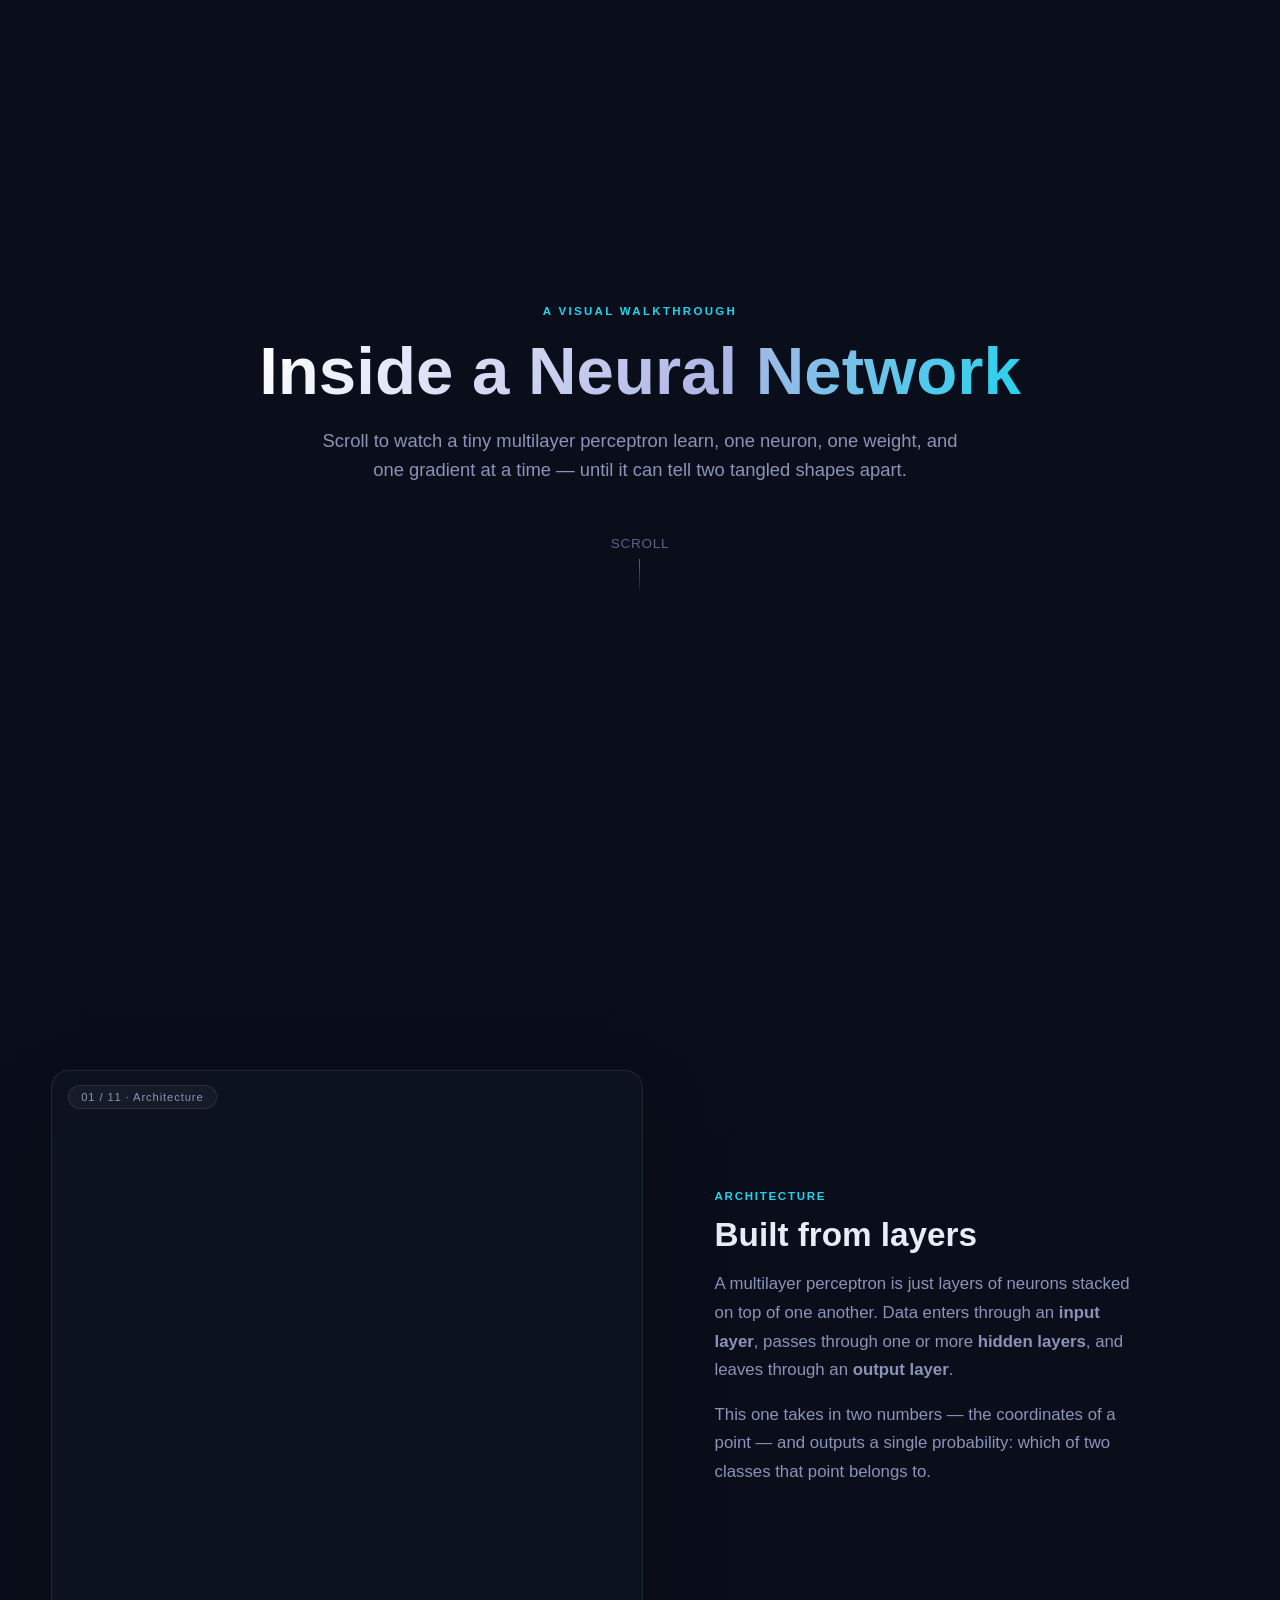
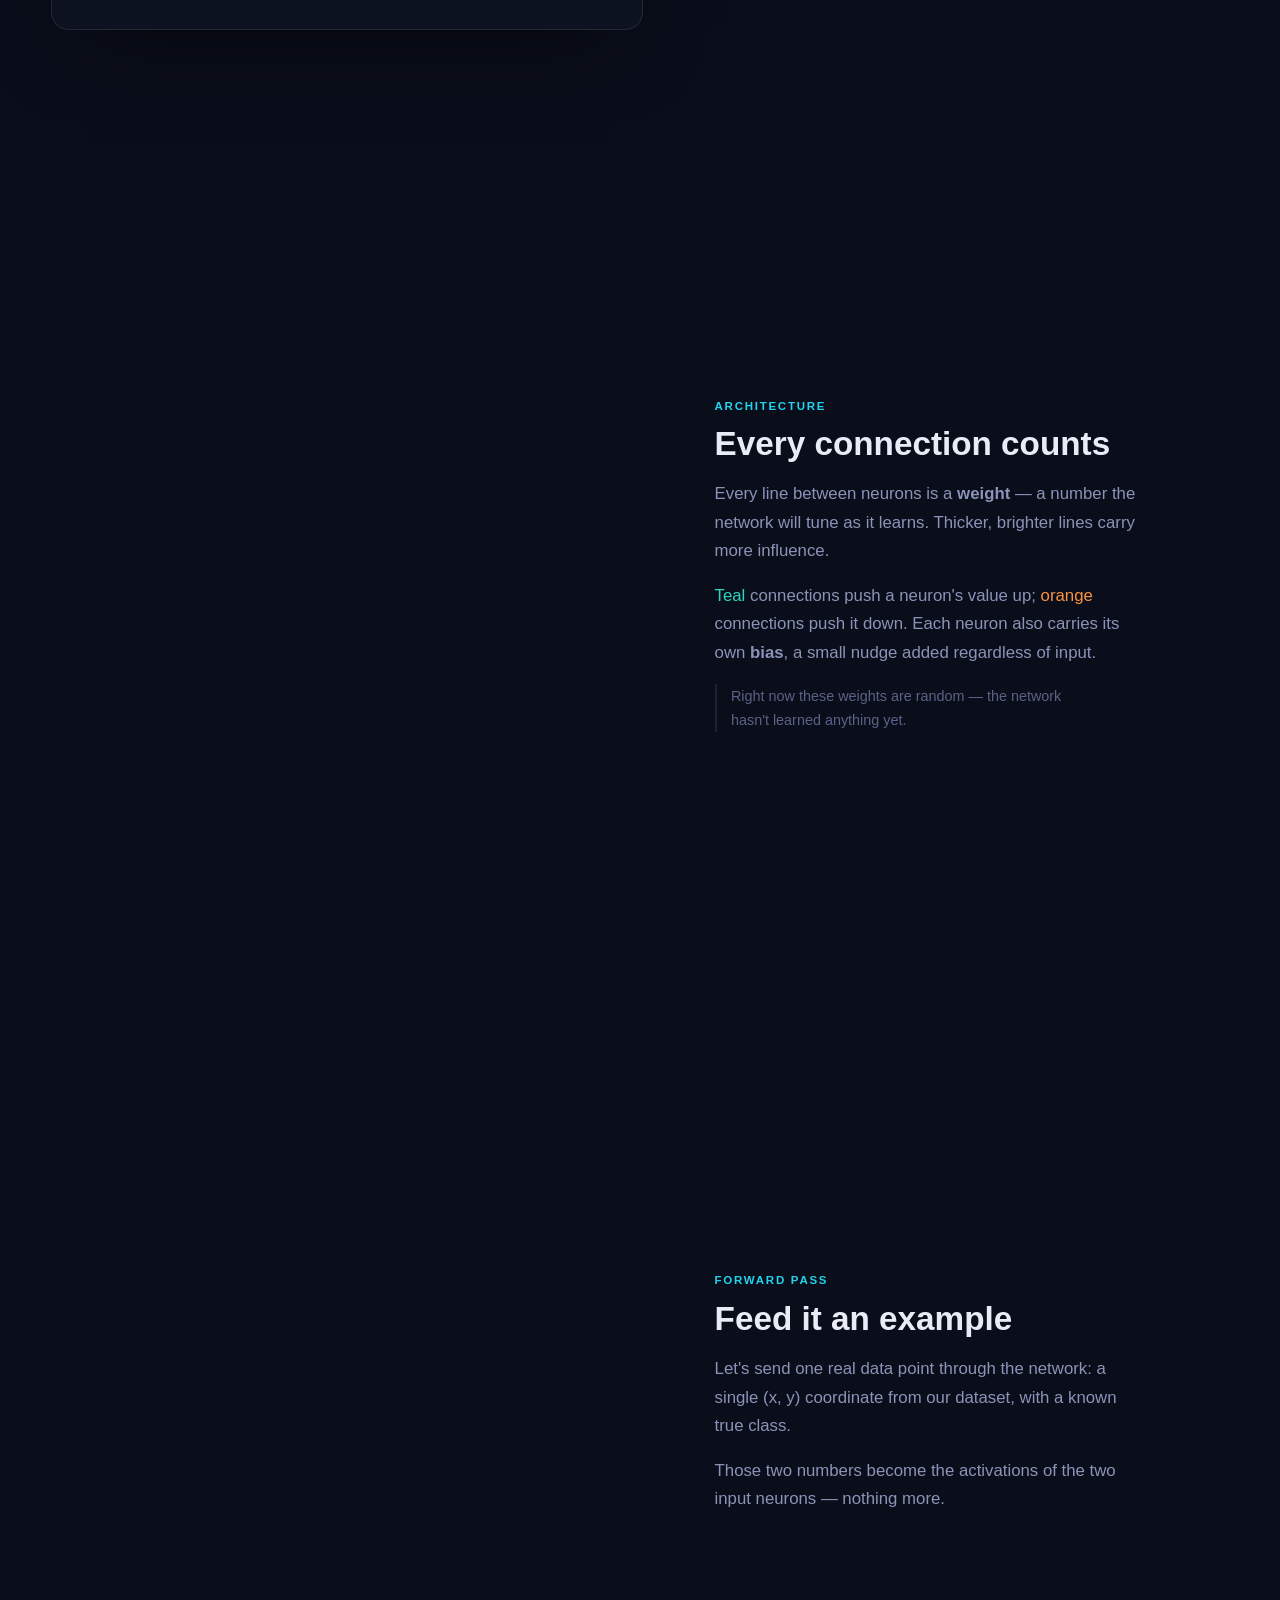
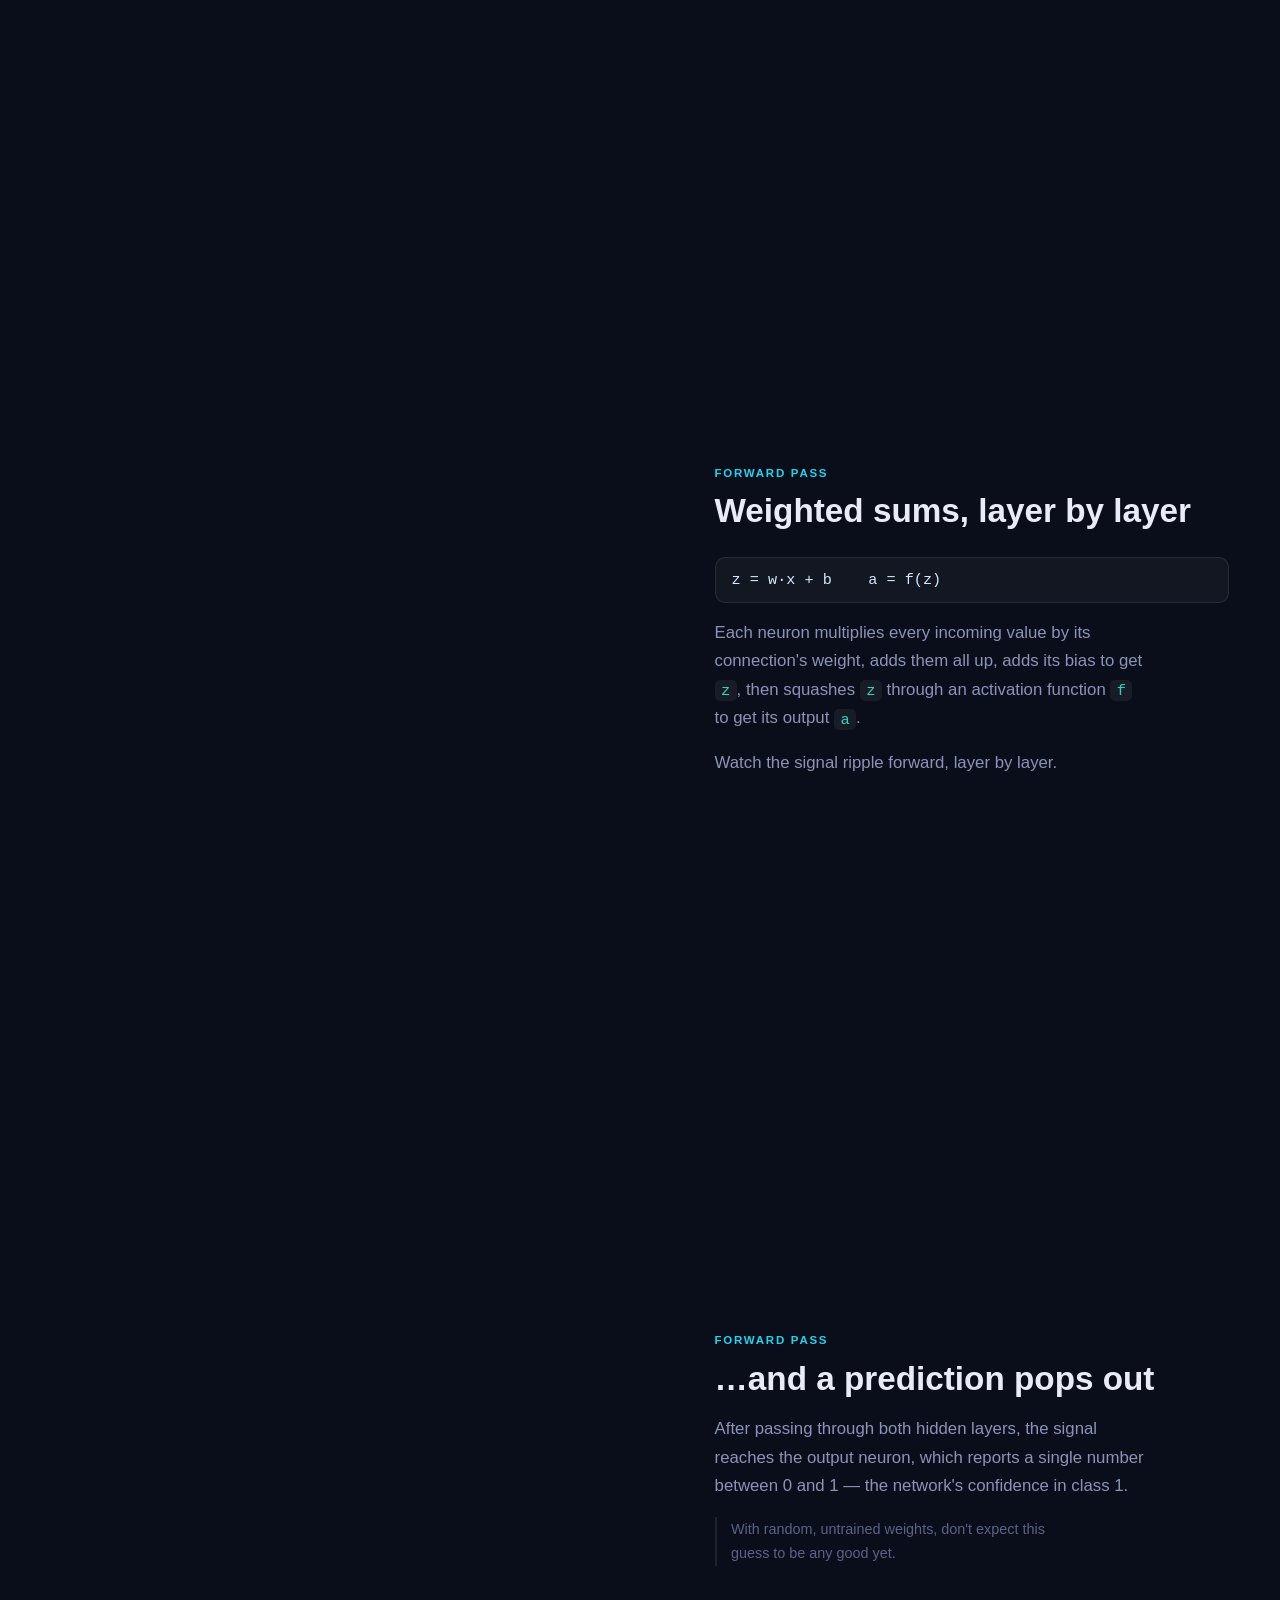
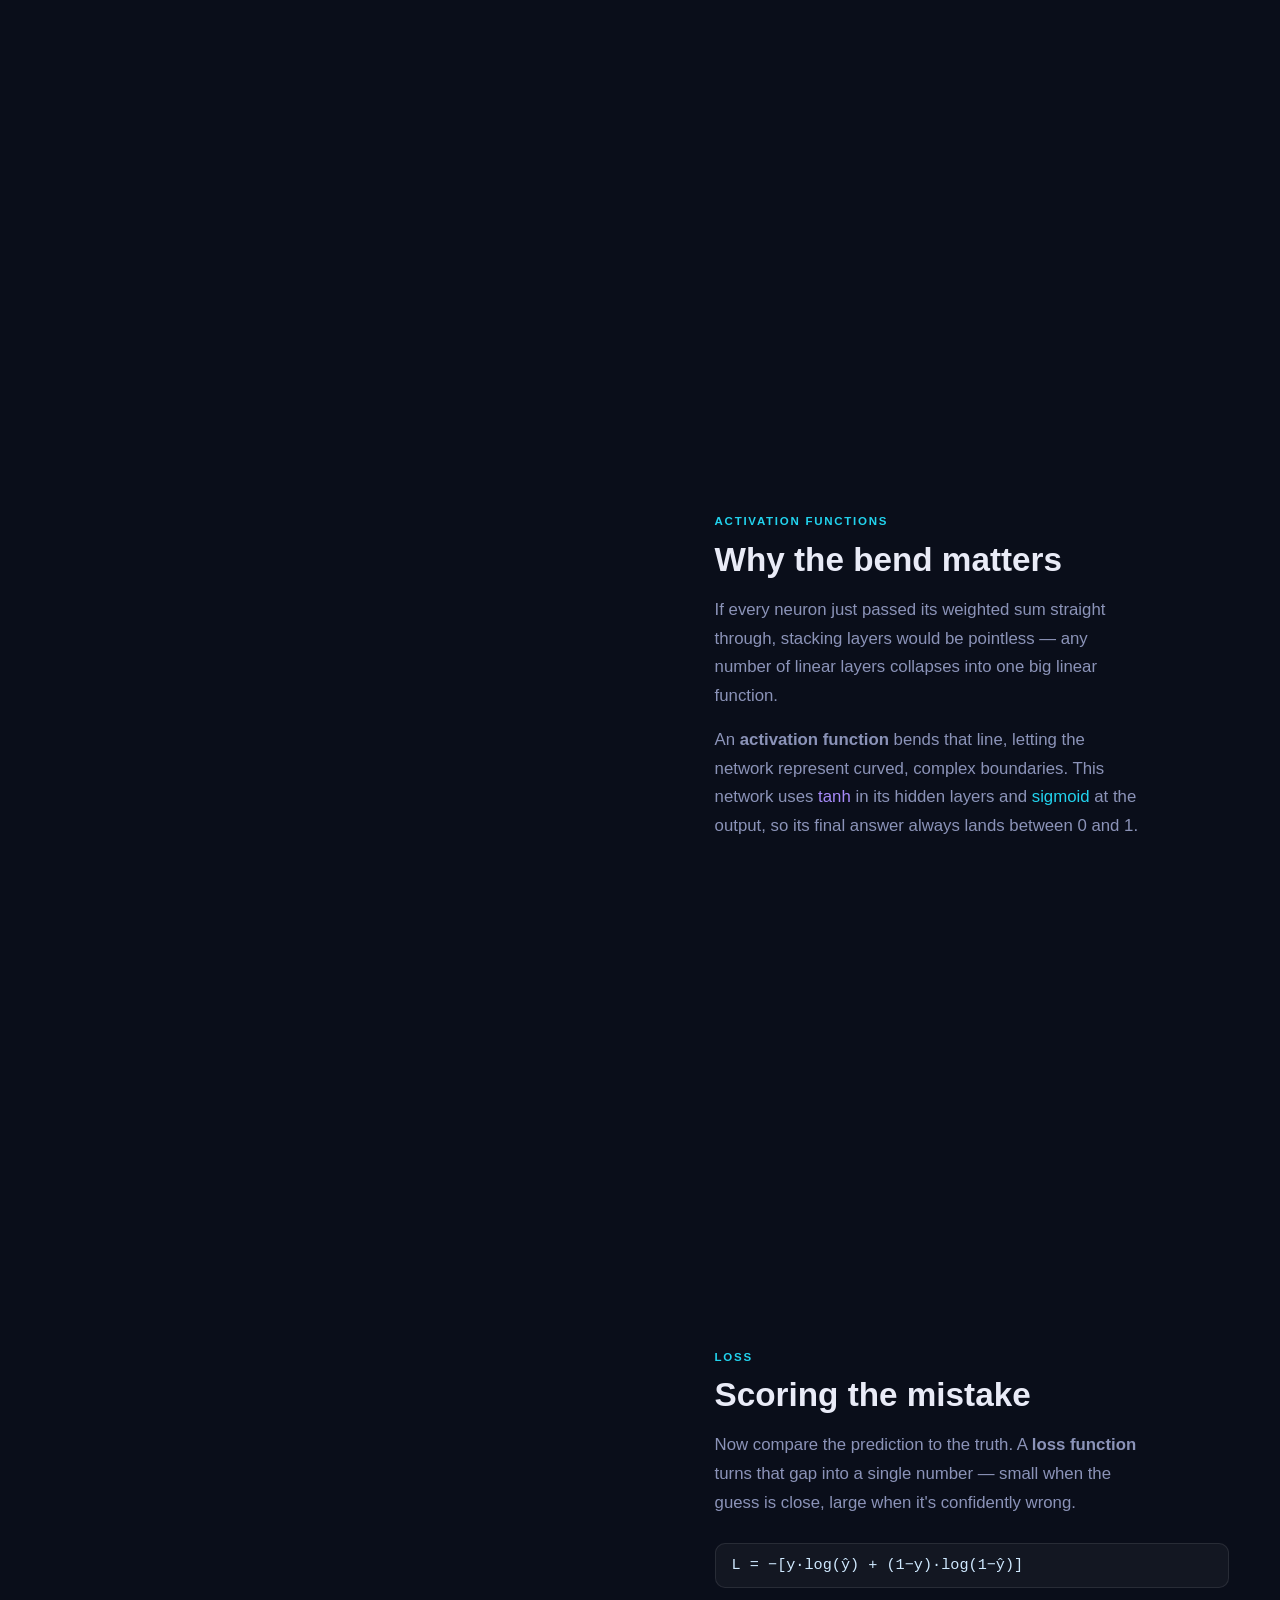
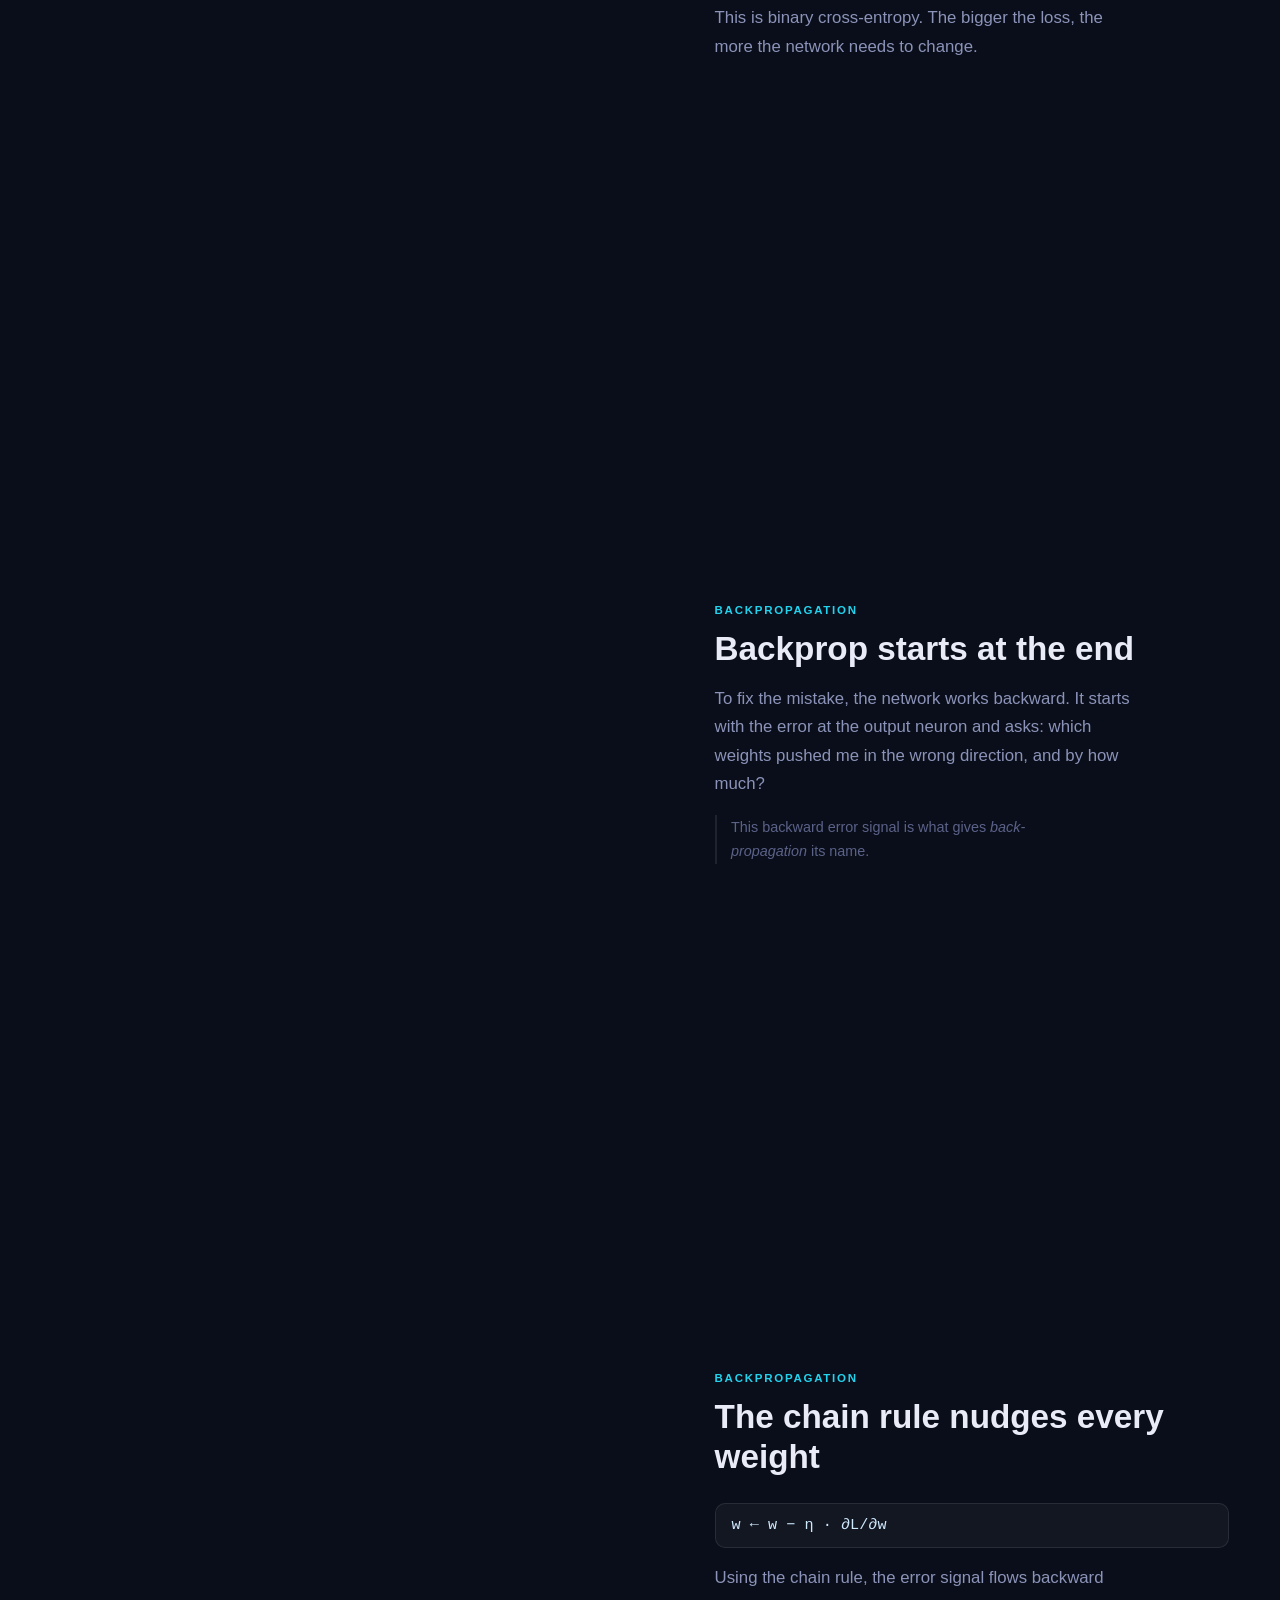
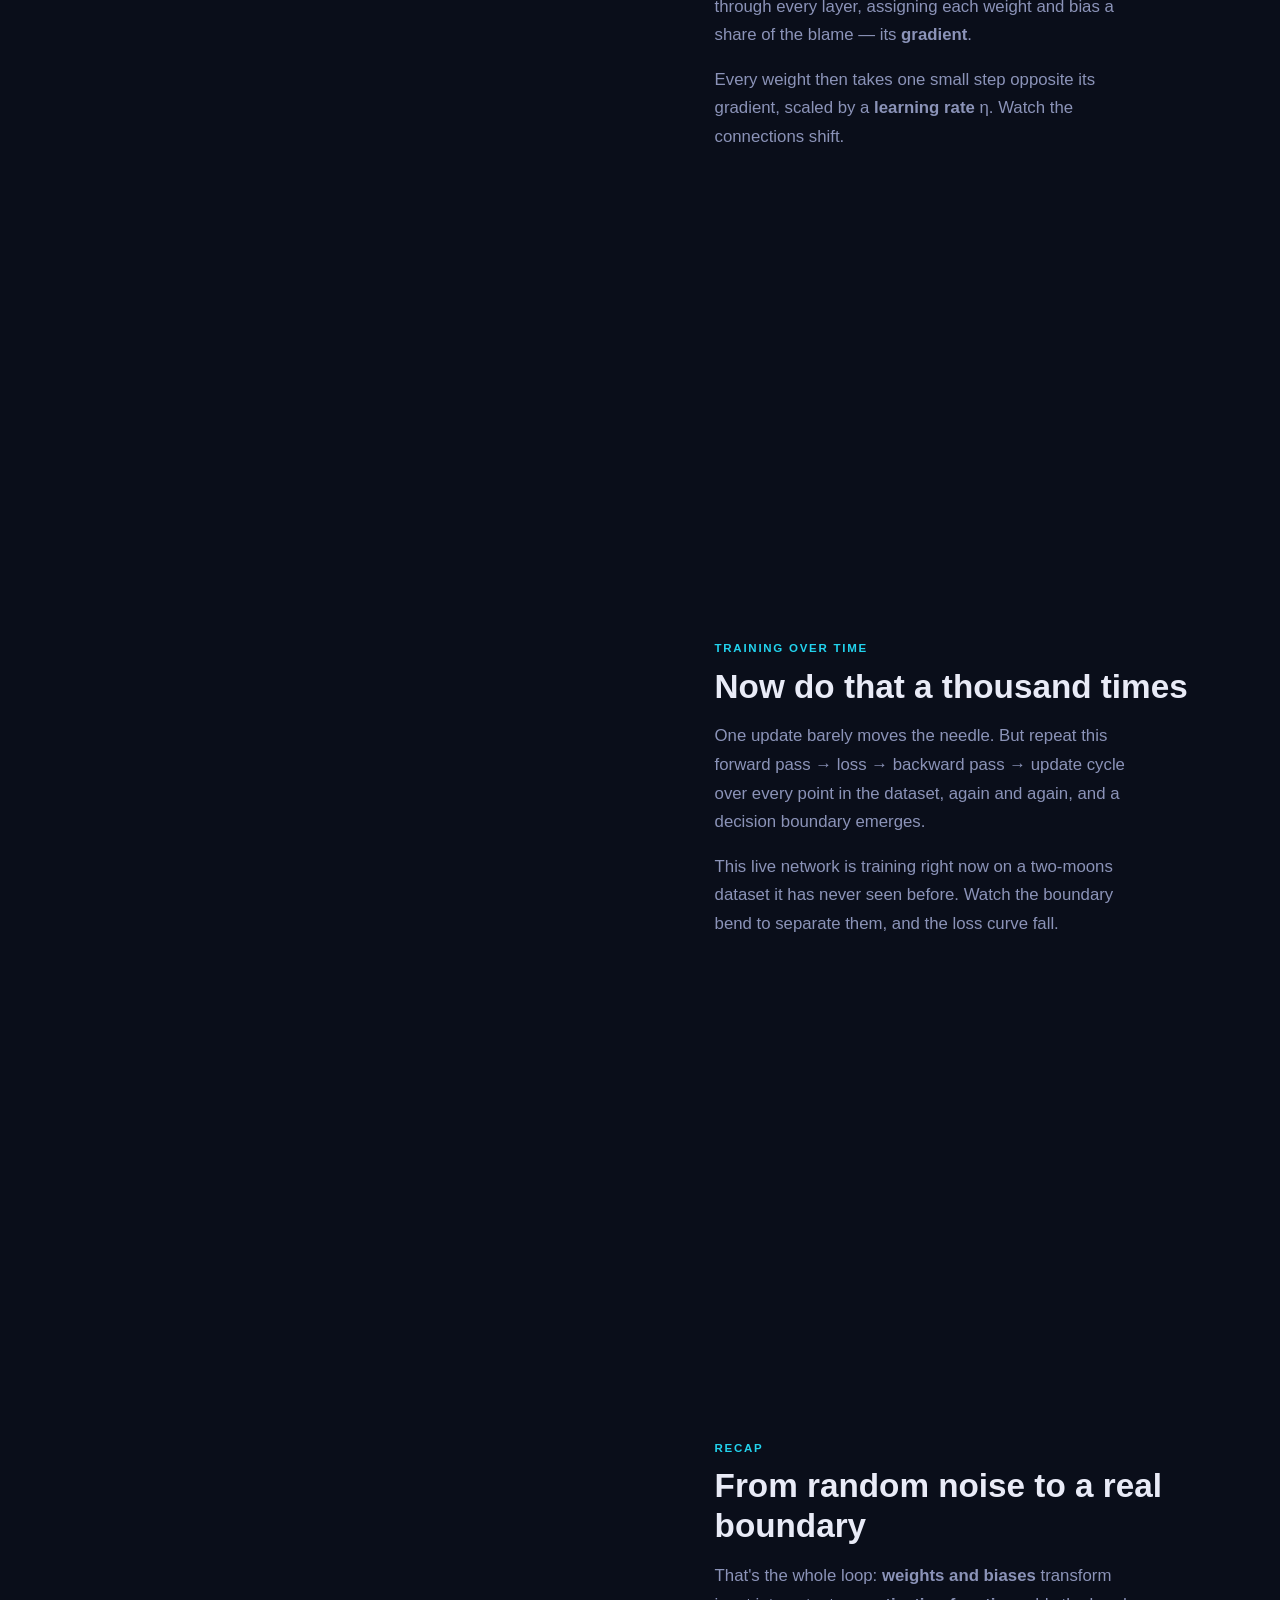
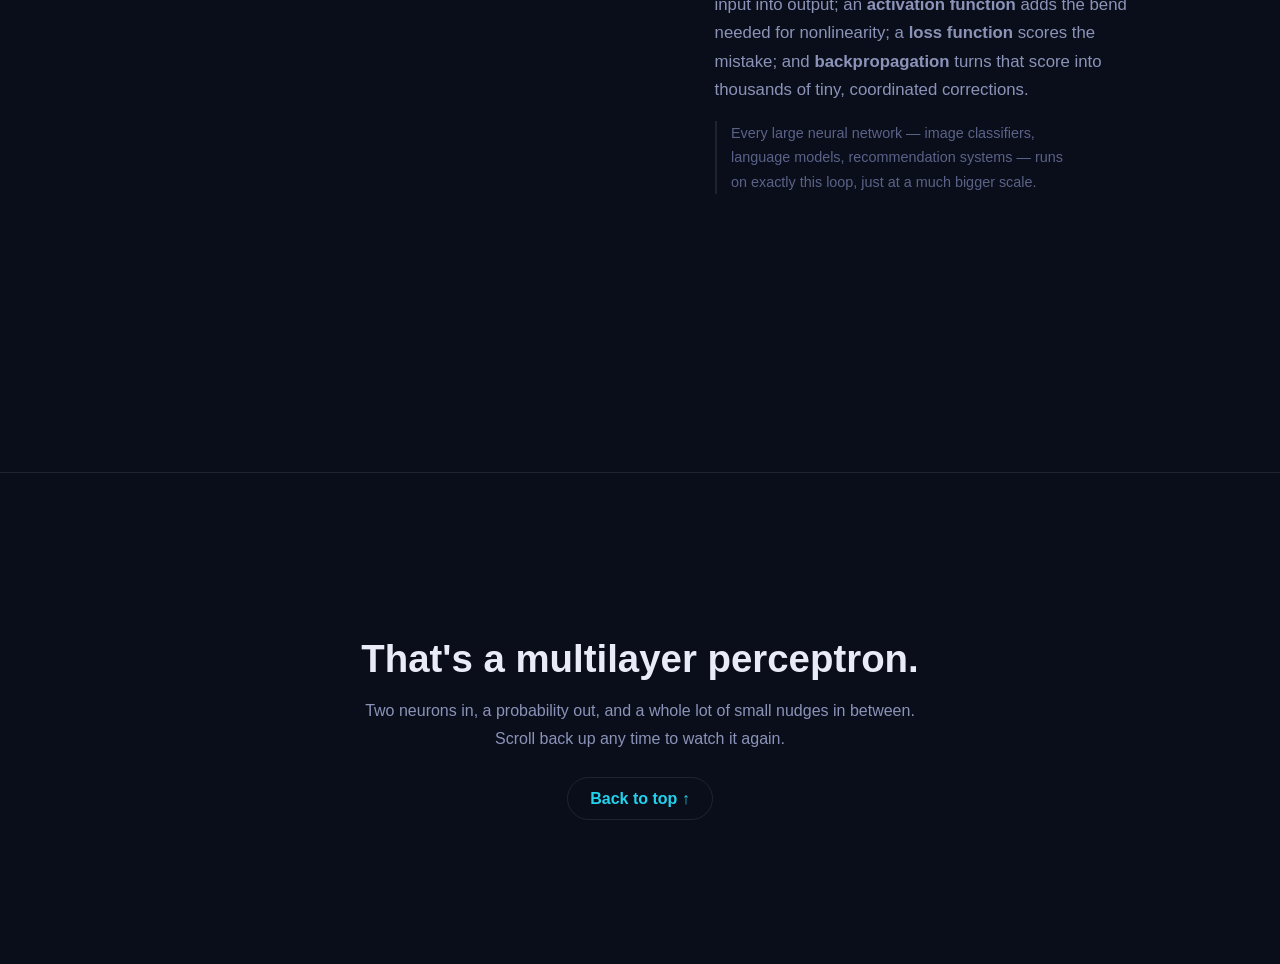
<file: neural-network-scrollytelling/index.html>
<!DOCTYPE html>
<html lang="en">
<head>
<meta charset="UTF-8">
<meta name="viewport" content="width=device-width, initial-scale=1.0">
<title>Inside a Neural Network — A Scrollytelling Guide to the MLP</title>
<script src="https://d3js.org/d3.v7.min.js"></script>
<style>
  :root{
    --bg:#0a0e1a;
    --panel:#0d1220;
    --panel-2:#111832;
    --text:#e9ebf7;
    --muted:#8b93b8;
    --muted-2:#5b6288;
    --line:rgba(255,255,255,0.09);
    --cyan:#22d3ee;
    --pink:#fb7185;
    --teal:#2dd4bf;
    --orange:#fb923c;
    --amber:#fbbf24;
    --violet:#a78bfa;
  }
  *{box-sizing:border-box;}
  html,body{margin:0;padding:0;background:var(--bg);color:var(--text);
    font-family:-apple-system,BlinkMacSystemFont,"Segoe UI",Helvetica,Arial,sans-serif;
    scroll-behavior:smooth;}
  ::selection{background:var(--cyan);color:#001018;}

  #progress-bar{position:fixed;top:0;left:0;height:3px;background:linear-gradient(90deg,var(--cyan),var(--pink));
    width:0%;z-index:1000;transition:width .08s linear;}

  a{color:var(--cyan);}

  /* ---------- Hero ---------- */
  .hero{min-height:100vh;display:flex;flex-direction:column;align-items:center;justify-content:center;
    text-align:center;padding:6vh 6vw;position:relative;overflow:hidden;}
  .hero-bg{position:absolute;inset:0;opacity:0.5;}
  .eyebrow{letter-spacing:.2em;font-size:.72rem;text-transform:uppercase;color:var(--cyan);margin-bottom:1.2rem;font-weight:600;}
  .hero h1{font-size:clamp(2.2rem,6vw,4.2rem);line-height:1.05;margin:0 0 1.2rem;font-weight:750;
    background:linear-gradient(120deg,#fff,#aeb6e6 60%,var(--cyan));-webkit-background-clip:text;background-clip:text;color:transparent;}
  .hero p{max-width:640px;color:var(--muted);font-size:1.15rem;line-height:1.6;margin:0 auto;}
  .scroll-cue{margin-top:3.2rem;color:var(--muted-2);font-size:.85rem;letter-spacing:.05em;}
  .scroll-cue .arrow{display:block;margin:.5rem auto 0;width:1px;height:36px;background:linear-gradient(var(--muted-2),transparent);
    animation:cueMove 1.6s ease-in-out infinite;}
  @keyframes cueMove{0%,100%{transform:translateY(0);opacity:1;}50%{transform:translateY(8px);opacity:.3;}}

  /* ---------- Scrolly layout ---------- */
  .scroll-container{display:flex;max-width:1320px;margin:0 auto;padding:0 4vw;position:relative;}
  .sticky-col{flex:1.15;position:sticky;top:0;height:100vh;display:flex;align-items:center;justify-content:center;
    padding:2rem 2rem 2rem 0;}
  .viz-frame{width:100%;background:var(--panel);border:1px solid var(--line);border-radius:18px;
    box-shadow:0 30px 80px -30px rgba(0,0,0,.6);overflow:hidden;position:relative;}
  .viz-chip{position:absolute;top:14px;left:16px;font-size:.7rem;letter-spacing:.08em;color:var(--muted);
    background:rgba(255,255,255,.04);border:1px solid var(--line);border-radius:100px;padding:5px 12px;z-index:5;
    font-variant-numeric:tabular-nums;}
  .viz-stage{position:relative;width:100%;height:min(62vh,560px);}
  .scene{position:absolute;inset:0;opacity:0;transition:opacity .5s ease;pointer-events:none;padding:2.2rem 1.6rem 1.4rem;}
  .scene.active{opacity:1;pointer-events:auto;}
  .scene svg{width:100%;height:100%;overflow:visible;}

  .steps-col{flex:1;padding:2rem 0 2rem 2.5rem;min-width:0;}
  .step{min-height:92vh;display:flex;flex-direction:column;justify-content:center;padding:4vh 0;}
  .step-kicker{font-size:.72rem;letter-spacing:.15em;text-transform:uppercase;color:var(--cyan);font-weight:700;margin-bottom:.8rem;}
  .step h2{font-size:clamp(1.5rem,2.6vw,2.1rem);margin:0 0 1rem;font-weight:700;line-height:1.2;}
  .step p{color:var(--muted);font-size:1.05rem;line-height:1.7;margin:0 0 1rem;max-width:46ch;}
  .step p.small-note{font-size:.9rem;color:var(--muted-2);border-left:2px solid var(--line);padding-left:.9rem;}
  .step code{background:rgba(255,255,255,.06);border-radius:5px;padding:.1rem .4rem;font-size:.92em;color:var(--teal);}
  .step .formula{font-family:ui-monospace,SFMono-Regular,Menlo,Consolas,monospace;background:rgba(255,255,255,.04);
    border:1px solid var(--line);border-radius:10px;padding:.8rem 1rem;font-size:.95rem;color:#cfe9ff;margin:.6rem 0 1rem;display:inline-block;}
  .step.is-active h2{color:#fff;}

  footer.finale{padding:14vh 6vw 16vh;text-align:center;border-top:1px solid var(--line);}
  footer.finale h3{font-size:clamp(1.6rem,4vw,2.4rem);margin-bottom:1rem;}
  footer.finale p{color:var(--muted);max-width:560px;margin:0 auto 1.6rem;line-height:1.7;}
  footer.finale .back{color:var(--cyan);text-decoration:none;font-weight:600;border:1px solid var(--line);
    padding:.7rem 1.4rem;border-radius:100px;display:inline-block;}
  footer.finale .back:hover{background:rgba(255,255,255,.05);}

  /* legend + labels used inside scenes */
  .legend{display:flex;gap:1.1rem;font-size:.72rem;color:var(--muted);flex-wrap:wrap;}
  .legend span.dot{display:inline-block;width:9px;height:9px;border-radius:50%;margin-right:5px;vertical-align:middle;}
  .node-label{font-size:9px;fill:var(--muted);font-family:ui-monospace,monospace;}
  .value-label{font-size:10px;fill:#fff;font-family:ui-monospace,monospace;font-weight:600;}
  .layer-title{font-size:11px;fill:var(--muted);letter-spacing:.06em;text-transform:uppercase;}

  .stat-row{display:flex;gap:1.6rem;margin-top:.8rem;}
  .stat{font-family:ui-monospace,monospace;}
  .stat .stat-label{display:block;font-size:.65rem;letter-spacing:.08em;text-transform:uppercase;color:var(--muted-2);}
  .stat .stat-val{font-size:1.3rem;font-weight:700;color:#fff;}

  @media (max-width: 920px){
    .scroll-container{flex-direction:column;padding:0 5vw;}
    .sticky-col{position:sticky;top:0;height:46vh;padding:1rem 0;z-index:2;}
    .viz-stage{height:calc(46vh - 2rem);}
    .steps-col{padding:1rem 0 2rem;}
    .step{min-height:60vh;padding:6vh 0;}
    body{background:var(--bg);}
  }
</style>
</head>
<body>

<div id="progress-bar"></div>

<main>

  <section class="hero">
    <div class="eyebrow">A visual walkthrough</div>
    <h1>Inside a Neural Network</h1>
    <p>Scroll to watch a tiny multilayer perceptron learn, one neuron, one weight,
       and one gradient at a time — until it can tell two tangled shapes apart.</p>
    <div class="scroll-cue">SCROLL<span class="arrow"></span></div>
  </section>

  <div class="scroll-container" id="scrolly">
    <div class="sticky-col">
      <div class="viz-frame">
        <div class="viz-chip" id="viz-chip">01 / 11 · Architecture</div>
        <div class="viz-stage">

          <div class="scene" id="scene-network">
            <svg id="network-svg" viewBox="0 0 640 420" preserveAspectRatio="xMidYMid meet"></svg>
          </div>

          <div class="scene" id="scene-activation">
            <svg id="activation-svg" viewBox="0 0 560 380" preserveAspectRatio="xMidYMid meet"></svg>
          </div>

          <div class="scene" id="scene-loss">
            <svg id="loss-svg" viewBox="0 0 560 380" preserveAspectRatio="xMidYMid meet"></svg>
          </div>

          <div class="scene" id="scene-training">
            <svg id="training-svg" viewBox="0 0 560 460" preserveAspectRatio="xMidYMid meet"></svg>
          </div>

        </div>
      </div>
    </div>

    <div class="steps-col" id="steps-col">

      <div class="step" data-step="arch-intro">
        <div class="step-kicker">Architecture</div>
        <h2>Built from layers</h2>
        <p>A multilayer perceptron is just layers of neurons stacked on top of one another.
           Data enters through an <strong>input layer</strong>, passes through one or more
           <strong>hidden layers</strong>, and leaves through an <strong>output layer</strong>.</p>
        <p>This one takes in two numbers — the coordinates of a point — and outputs a single
           probability: which of two classes that point belongs to.</p>
      </div>

      <div class="step" data-step="arch-weights">
        <div class="step-kicker">Architecture</div>
        <h2>Every connection counts</h2>
        <p>Every line between neurons is a <strong>weight</strong> — a number the network will
           tune as it learns. Thicker, brighter lines carry more influence.</p>
        <p><span style="color:var(--teal)">Teal</span> connections push a neuron's value up;
           <span style="color:var(--orange)">orange</span> connections push it down.
           Each neuron also carries its own <strong>bias</strong>, a small nudge added regardless of input.</p>
        <p class="small-note">Right now these weights are random — the network hasn't learned anything yet.</p>
      </div>

      <div class="step" data-step="forward-input">
        <div class="step-kicker">Forward pass</div>
        <h2>Feed it an example</h2>
        <p>Let's send one real data point through the network: a single (x, y) coordinate
           from our dataset, with a known true class.</p>
        <p>Those two numbers become the activations of the two input neurons — nothing more.</p>
      </div>

      <div class="step" data-step="forward-compute">
        <div class="step-kicker">Forward pass</div>
        <h2>Weighted sums, layer by layer</h2>
        <div class="formula">z = w·x + b &nbsp;&nbsp; a = f(z)</div>
        <p>Each neuron multiplies every incoming value by its connection's weight, adds them
           all up, adds its bias to get <code>z</code>, then squashes <code>z</code> through an
           activation function <code>f</code> to get its output <code>a</code>.</p>
        <p>Watch the signal ripple forward, layer by layer.</p>
      </div>

      <div class="step" data-step="forward-output">
        <div class="step-kicker">Forward pass</div>
        <h2>…and a prediction pops out</h2>
        <p>After passing through both hidden layers, the signal reaches the output neuron,
           which reports a single number between 0 and 1 — the network's confidence in class 1.</p>
        <p class="small-note">With random, untrained weights, don't expect this guess to be any good yet.</p>
      </div>

      <div class="step" data-step="activation">
        <div class="step-kicker">Activation functions</div>
        <h2>Why the bend matters</h2>
        <p>If every neuron just passed its weighted sum straight through, stacking layers would
           be pointless — any number of linear layers collapses into one big linear function.</p>
        <p>An <strong>activation function</strong> bends that line, letting the network represent
           curved, complex boundaries. This network uses <span style="color:var(--violet)">tanh</span> in
           its hidden layers and <span style="color:var(--cyan)">sigmoid</span> at the output, so its
           final answer always lands between 0 and 1.</p>
      </div>

      <div class="step" data-step="loss">
        <div class="step-kicker">Loss</div>
        <h2>Scoring the mistake</h2>
        <p>Now compare the prediction to the truth. A <strong>loss function</strong> turns that
           gap into a single number — small when the guess is close, large when it's confidently wrong.</p>
        <div class="formula">L = −[y·log(ŷ) + (1−y)·log(1−ŷ)]</div>
        <p>This is binary cross-entropy. The bigger the loss, the more the network needs to change.</p>
      </div>

      <div class="step" data-step="backprop-error">
        <div class="step-kicker">Backpropagation</div>
        <h2>Backprop starts at the end</h2>
        <p>To fix the mistake, the network works backward. It starts with the error at the
           output neuron and asks: which weights pushed me in the wrong direction, and by how much?</p>
        <p class="small-note">This backward error signal is what gives <em>back-propagation</em> its name.</p>
      </div>

      <div class="step" data-step="backprop-update">
        <div class="step-kicker">Backpropagation</div>
        <h2>The chain rule nudges every weight</h2>
        <div class="formula">w ← w − η · ∂L/∂w</div>
        <p>Using the chain rule, the error signal flows backward through every layer, assigning
           each weight and bias a share of the blame — its <strong>gradient</strong>.</p>
        <p>Every weight then takes one small step opposite its gradient, scaled by a
           <strong>learning rate</strong> η. Watch the connections shift.</p>
      </div>

      <div class="step" data-step="training">
        <div class="step-kicker">Training over time</div>
        <h2>Now do that a thousand times</h2>
        <p>One update barely moves the needle. But repeat this forward pass → loss → backward
           pass → update cycle over every point in the dataset, again and again, and a decision
           boundary emerges.</p>
        <p>This live network is training right now on a two-moons dataset it has never seen before.
           Watch the boundary bend to separate them, and the loss curve fall.</p>
      </div>

      <div class="step" data-step="wrapup">
        <div class="step-kicker">Recap</div>
        <h2>From random noise to a real boundary</h2>
        <p>That's the whole loop: <strong>weights and biases</strong> transform input into
           output; an <strong>activation function</strong> adds the bend needed for nonlinearity;
           a <strong>loss function</strong> scores the mistake; and <strong>backpropagation</strong>
           turns that score into thousands of tiny, coordinated corrections.</p>
        <p class="small-note">Every large neural network — image classifiers, language models,
           recommendation systems — runs on exactly this loop, just at a much bigger scale.</p>
      </div>

    </div>
  </div>

  <footer class="finale">
    <h3>That's a multilayer perceptron.</h3>
    <p>Two neurons in, a probability out, and a whole lot of small nudges in between.
       Scroll back up any time to watch it again.</p>
    <a class="back" href="#top" onclick="window.scrollTo({top:0,behavior:'smooth'});return false;">Back to top ↑</a>
  </footer>

</main>

<script>
(function(){

/* ============================================================
   0. Utilities: PRNG, math, formatting
   ============================================================ */
function mulberry32(seed){
  return function(){
    seed |= 0; seed = (seed + 0x6D2B79F5) | 0;
    let t = Math.imul(seed ^ (seed >>> 15), 1 | seed);
    t = (t + Math.imul(t ^ (t >>> 7), 61 | t)) ^ t;
    return ((t ^ (t >>> 14)) >>> 0) / 4294967296;
  };
}
const rng = mulberry32(20260802);
const fmt2 = d3.format('.2f');
const sigmoid = z => 1/(1+Math.exp(-z));
const tanh = z => Math.tanh(z);
function gaussian(rand){ // Box-Muller
  let u=0,v=0; while(u===0)u=rand(); while(v===0)v=rand();
  return Math.sqrt(-2*Math.log(u))*Math.cos(2*Math.PI*v);
}

/* ============================================================
   1. Data: two-moons dataset
   ============================================================ */
function makeMoons(n, noise, rand){
  const pts=[];
  const half = n/2;
  for(let i=0;i<half;i++){
    const t = Math.PI * (i/half);
    pts.push({p:[Math.cos(t)+gaussian(rand)*noise, Math.sin(t)+gaussian(rand)*noise], y:0});
  }
  for(let i=0;i<half;i++){
    const t = Math.PI * (i/half);
    pts.push({p:[1-Math.cos(t)+gaussian(rand)*noise, 1-Math.sin(t)-0.5+gaussian(rand)*noise], y:1});
  }
  // shuffle
  for(let i=pts.length-1;i>0;i--){
    const j=Math.floor(rand()*(i+1));
    [pts[i],pts[j]]=[pts[j],pts[i]];
  }
  return pts;
}
const DATA = makeMoons(220, 0.14, rng);
const norm = p => [p[0]/2, p[1]/2];
// pick a clear demo sample (class 1, roughly central) for the walkthrough
const demoSample = DATA.find(d => d.y===1) || DATA[0];

/* ============================================================
   2. MLP implementation (vanilla JS, tanh hidden + sigmoid output)
   ============================================================ */
class MLP{
  constructor(sizes, rand){
    this.sizes = sizes;
    this.L = sizes.length-1;
    this.W=[]; this.b=[];
    for(let l=0;l<this.L;l++){
      const fanIn=sizes[l], fanOut=sizes[l+1];
      const scale = Math.sqrt(2/(fanIn+fanOut));
      this.W.push(Array.from({length:fanOut},()=>Array.from({length:fanIn},()=>(rand()*2-1)*scale)));
      this.b.push(new Array(fanOut).fill(0));
    }
  }
  forward(x){
    let a = x.slice();
    const as=[a], zs=[];
    for(let l=0;l<this.L;l++){
      const W=this.W[l], b=this.b[l];
      const z = W.map((row,i)=> row.reduce((s,w,j)=>s+w*a[j],0)+b[i]);
      const isOut = l===this.L-1;
      const act = z.map(v=> isOut? sigmoid(v): tanh(v));
      zs.push(z); as.push(act); a=act;
    }
    return {zs,as};
  }
  predict(x){ return this.forward(x).as[this.L][0]; }
  backward(x,y){
    const {as} = this.forward(x);
    const dW=[], db=[];
    let delta = [as[this.L][0]-y]; // sigmoid + BCE shortcut
    for(let l=this.L-1;l>=0;l--){
      const aPrev = as[l];
      dW[l] = delta.map(d=> aPrev.map(a=>d*a));
      db[l] = delta.slice();
      if(l>0){
        const W=this.W[l];
        const daPrev = new Array(aPrev.length).fill(0);
        for(let i=0;i<W.length;i++) for(let j=0;j<aPrev.length;j++) daPrev[j]+=W[i][j]*delta[i];
        delta = daPrev.map((d,j)=> d*(1-aPrev[j]*aPrev[j]));
      }
    }
    return {dW,db};
  }
  applyGrads(g, lr){
    for(let l=0;l<this.L;l++){
      for(let i=0;i<this.W[l].length;i++){
        for(let j=0;j<this.W[l][i].length;j++) this.W[l][i][j]-= lr*g.dW[l][i][j];
        this.b[l][i]-= lr*g.db[l][i];
      }
    }
  }
  loss(x,y){
    const yhat = this.predict(x);
    const e=1e-9;
    return -(y*Math.log(yhat+e)+(1-y)*Math.log(1-yhat+e));
  }
}

const SIZES = [2,6,6,1];
const demoNet = new MLP(SIZES, mulberry32(7));      // used for architecture/forward/backprop walkthrough
const trainNet = new MLP(SIZES, mulberry32(13));    // used for the live training scene

/* ============================================================
   3. Network diagram (shared by several scenes)
   ============================================================ */
const NW=640, NH=420;
function layoutNetwork(sizes){
  const layerX = d3.scalePoint().domain(d3.range(sizes.length)).range([90, NW-90]);
  const nodes=[];
  sizes.forEach((n,l)=>{
    const ys = d3.scalePoint().domain(d3.range(n)).range([60,NH-70]).padding(0.6);
    for(let i=0;i<n;i++){
      nodes.push({id:`${l}-${i}`, layer:l, idx:i, x:layerX(l), y: n===1? NH/2 : ys(i)});
    }
  });
  const nodeMap = new Map(nodes.map(n=>[n.id,n]));
  const links=[];
  for(let l=0;l<sizes.length-1;l++){
    for(let i=0;i<sizes[l+1];i++){
      for(let j=0;j<sizes[l];j++){
        links.push({source:nodeMap.get(`${l}-${j}`), target:nodeMap.get(`${l+1}-${i}`), l, i, j});
      }
    }
  }
  return {nodes, links, nodeMap};
}
const NET_LAYOUT = layoutNetwork(SIZES);
const LAYER_NAMES = ['Input','Hidden 1','Hidden 2','Output'];

const netSvg = d3.select('#network-svg');
const linkSel = netSvg.append('g').attr('class','links')
  .selectAll('line').data(NET_LAYOUT.links).enter().append('line')
    .attr('x1',d=>d.source.x).attr('y1',d=>d.source.y)
    .attr('x2',d=>d.target.x).attr('y2',d=>d.target.y)
    .attr('stroke','rgba(255,255,255,.18)').attr('stroke-width',1.1);

const nodeSel = netSvg.append('g').attr('class','nodes')
  .selectAll('circle').data(NET_LAYOUT.nodes).enter().append('circle')
    .attr('cx',d=>d.x).attr('cy',d=>d.y).attr('r',10)
    .attr('fill','#1a2140').attr('stroke','rgba(255,255,255,.35)').attr('stroke-width',1.2);

const labelSel = netSvg.append('g').attr('class','value-labels')
  .selectAll('text').data(NET_LAYOUT.nodes).enter().append('text')
    .attr('class','value-label').attr('x',d=>d.x).attr('y',d=>d.y+4)
    .attr('text-anchor','middle').style('opacity',0).text('');

netSvg.append('g').attr('class','layer-titles')
  .selectAll('text').data(SIZES).enter().append('text')
    .attr('class','layer-title')
    .attr('x',(d,i)=>d3.scalePoint().domain(d3.range(SIZES.length)).range([90,NW-90])(i))
    .attr('y', 34).attr('text-anchor','middle')
    .text((d,i)=>LAYER_NAMES[i]);

function weightColor(w){ return w>=0 ? 'var(--teal)' : 'var(--orange)'; }
const wScale = d3.scaleLinear().domain([0, 1.2]).range([1, 6]).clamp(true);

function resetNetworkNeutral(){
  linkSel.transition().duration(500)
    .attr('stroke','rgba(255,255,255,.18)').attr('stroke-width',1.1).attr('opacity',1);
  nodeSel.transition().duration(500).attr('fill','#1a2140').attr('r',10);
  labelSel.transition().duration(300).style('opacity',0);
}

function showWeights(){
  linkSel.transition().duration(600)
    .attr('stroke', d=> weightColor(demoNet.W[d.l][d.i][d.j]))
    .attr('stroke-width', d=> wScale(Math.abs(demoNet.W[d.l][d.i][d.j])))
    .attr('opacity', d=> 0.35 + Math.min(0.6, Math.abs(demoNet.W[d.l][d.i][d.j])*0.6));
  nodeSel.transition().duration(400).attr('fill','#1a2140');
  // annotate one edge + one bias
  labelSel.style('opacity',0);
  const edge = NET_LAYOUT.links[Math.floor(NET_LAYOUT.links.length*0.42)];
  const w = demoNet.W[edge.l][edge.i][edge.j];
  const midx=(edge.source.x+edge.target.x)/2, midy=(edge.source.y+edge.target.y)/2;
  netSvg.selectAll('.callout').remove();
  netSvg.append('text').attr('class','callout value-label')
    .attr('x',midx).attr('y',midy-8).attr('text-anchor','middle')
    .style('fill', w>=0? 'var(--teal)':'var(--orange)').style('opacity',0)
    .text(`w = ${fmt2(w)}`)
    .transition().delay(300).duration(500).style('opacity',1);
  const biasNode = NET_LAYOUT.nodeMap.get('1-2');
  netSvg.append('text').attr('class','callout value-label')
    .attr('x',biasNode.x).attr('y',biasNode.y-20).attr('text-anchor','middle')
    .style('fill','#fff').style('opacity',0)
    .text(`b = ${fmt2(demoNet.b[0][2])}`)
    .transition().delay(500).duration(500).style('opacity',1);
}

function pulseForward(showValues){
  netSvg.selectAll('.callout').remove();
  resetNetworkNeutral();
  const {as, zs} = demoNet.forward(norm(demoSample.p));
  const stepDur = 650;
  SIZES.forEach((n,l)=>{
    const delay = l*stepDur;
    nodeSel.filter(d=>d.layer===l).transition().delay(delay).duration(350)
      .attr('fill', l===SIZES.length-1 ? 'var(--cyan)' : 'var(--violet)').attr('r',13)
      .transition().duration(400).attr('r',10);
    if(l>0){
      linkSel.filter(d=>d.l===l-1).transition().delay(delay-150).duration(300)
        .attr('stroke','rgba(255,255,255,.7)').attr('stroke-width',2)
        .transition().duration(500)
        .attr('stroke', d=>weightColor(demoNet.W[d.l][d.i][d.j]))
        .attr('stroke-width', d=>wScale(Math.abs(demoNet.W[d.l][d.i][d.j])));
    }
    if(showValues){
      labelSel.filter(d=>d.layer===l).transition().delay(delay+150).duration(300)
        .style('opacity',1)
        .text(d=>{
          if(l===0) return fmt2(norm(demoSample.p)[d.idx]);
          return fmt2(as[l][d.idx]);
        });
    }
  });
  return {as, zs};
}

/* ============================================================
   4. Activation function chart
   ============================================================ */
const actSvg = d3.select('#activation-svg');
(function buildActivationChart(){
  const margin={top:30,right:20,bottom:36,left:36}, W=560-margin.left-margin.right, H=380-margin.top-margin.bottom;
  const g = actSvg.append('g').attr('transform',`translate(${margin.left},${margin.top})`);
  const x = d3.scaleLinear().domain([-4,4]).range([0,W]);
  const y = d3.scaleLinear().domain([-1.3,1.3]).range([H,0]);
  g.append('g').attr('transform',`translate(0,${y(0)})`).call(d3.axisBottom(x).ticks(5))
    .call(sel=>sel.selectAll('text').attr('fill','var(--muted)')).call(sel=>sel.selectAll('line,path').attr('stroke','var(--line)'));
  g.append('g').call(d3.axisLeft(y).ticks(5))
    .call(sel=>sel.selectAll('text').attr('fill','var(--muted)')).call(sel=>sel.selectAll('line,path').attr('stroke','var(--line)'));

  const line = fn => d3.line().x(d=>x(d)).y(d=>y(Math.max(-1.3,Math.min(1.3,fn(d)))));
  const xs = d3.range(-4,4.01,0.05);
  const curves = [
    {name:'tanh (hidden layers)', fn: tanh, color:'var(--violet)'},
    {name:'sigmoid (output)', fn: sigmoid, color:'var(--cyan)'},
    {name:'ReLU (for comparison)', fn: z=>Math.max(0,z), color:'var(--muted-2)'}
  ];
  curves.forEach((c,i)=>{
    g.append('path').datum(xs).attr('fill','none').attr('stroke',c.color).attr('stroke-width',2.4)
      .attr('opacity', i===2?0.55:1)
      .attr('d', line(c.fn));
  });
  g.append('g').attr('class','legend').selectAll('text')
    .data(curves).enter().append('text')
      .attr('x',6).attr('y',(d,i)=>16+i*16)
      .attr('fill',d=>d.color).style('font-size','11px').text(d=>d.name);

  // marker dots: where this network's own z-values from the forward pass fall on tanh curve
  window.__actMarkers = g.append('g').attr('class','act-markers');
  window.__actScales = {x,y};
})();

function updateActivationMarkers(){
  const {zs} = demoNet.forward(norm(demoSample.p));
  const {x,y} = window.__actScales;
  const pts = zs[0]; // hidden layer 1 pre-activations
  const sel = window.__actMarkers.selectAll('circle').data(pts);
  sel.enter().append('circle').attr('r',4).attr('fill','var(--violet)').attr('stroke','#fff').attr('stroke-width',1)
    .merge(sel)
    .transition().duration(500)
    .attr('cx',d=>x(Math.max(-4,Math.min(4,d)))).attr('cy',d=>y(tanh(d)));
  sel.exit().remove();
}

/* ============================================================
   5. Loss scene
   ============================================================ */
const lossSvg = d3.select('#loss-svg');
function renderLoss(){
  lossSvg.selectAll('*').remove();
  const yhat = demoNet.predict(norm(demoSample.p));
  const yTrue = demoSample.y;
  const loss = -(yTrue*Math.log(yhat+1e-9) + (1-yTrue)*Math.log(1-yhat+1e-9));

  const g = lossSvg.append('g').attr('transform','translate(40,50)');
  const barW = 420, barH = 34;
  const x = d3.scaleLinear().domain([0,1]).range([0,barW]);

  g.append('text').attr('x',0).attr('y',-14).attr('fill','var(--muted)').style('font-size','12px').text('Predicted probability of class 1');
  g.append('rect').attr('x',0).attr('y',0).attr('width',barW).attr('height',barH).attr('rx',8)
    .attr('fill','rgba(255,255,255,.06)').attr('stroke','var(--line)');
  g.append('rect').attr('x',0).attr('y',0).attr('height',barH).attr('rx',8)
    .attr('fill','var(--cyan)').attr('width',0)
    .transition().duration(700).attr('width', x(yhat));
  g.append('text').attr('x',barW+10).attr('y', barH*0.7).attr('fill','#fff').style('font-family','ui-monospace,monospace')
    .text(fmt2(yhat));

  g.append('text').attr('x',0).attr('y',barH+40).attr('fill','var(--muted)').style('font-size','12px').text('Actual class');
  g.append('rect').attr('x',0).attr('y',barH+50).attr('width',barW).attr('height',barH).attr('rx',8)
    .attr('fill','rgba(255,255,255,.06)').attr('stroke','var(--line)');
  g.append('rect').attr('x',0).attr('y',barH+50).attr('height',barH).attr('rx',8)
    .attr('fill','var(--pink)').attr('width', x(yTrue));
  g.append('text').attr('x',barW+10).attr('y', barH*1.7+50).attr('fill','#fff').style('font-family','ui-monospace,monospace')
    .text(yTrue);

  g.append('line').attr('x1',x(yhat)).attr('x2',x(yhat)).attr('y1',0).attr('y2', 2*barH+50)
    .attr('stroke','rgba(255,255,255,.35)').attr('stroke-dasharray','3,3');

  g.append('text').attr('x',0).attr('y', 2*barH+110).style('font-size','13px').attr('fill','var(--muted)')
    .text('Binary cross-entropy loss');
  g.append('text').attr('x',0).attr('y', 2*barH+150).style('font-size','30px').style('font-weight',700)
    .style('font-family','ui-monospace,monospace')
    .attr('fill', loss>0.9 ? 'var(--orange)' : 'var(--teal)')
    .text(`L = ${fmt2(loss)}`);
}

/* ============================================================
   6. Backprop visuals (reuses network scene)
   ============================================================ */
let backpropApplied = false;
function showBackpropError(){
  resetNetworkNeutral();
  netSvg.selectAll('.callout').remove();
  const grads = demoNet.backward(norm(demoSample.p), demoSample.y);
  nodeSel.filter(d=>d.layer===3).transition().duration(400)
    .attr('fill','var(--amber)').attr('r',14).transition().duration(500).attr('r',10);
  linkSel.filter(d=>d.l===2).transition().delay(200).duration(500)
    .attr('stroke','var(--amber)').attr('stroke-width',d=>wScale(Math.abs(grads.dW[2][d.i][d.j])*4)+1)
    .attr('opacity',0.9);
  const outNode = NET_LAYOUT.nodeMap.get('3-0');
  const errorSignal = demoNet.predict(norm(demoSample.p)) - demoSample.y;
  netSvg.append('text').attr('class','callout value-label').attr('x',outNode.x).attr('y',outNode.y-20)
    .attr('text-anchor','middle').style('fill','var(--amber)').style('opacity',0)
    .text(`error = ${fmt2(errorSignal)}`)
    .transition().delay(300).duration(500).style('opacity',1);
}

function showBackpropUpdate(){
  const {p,y} = demoSample;
  const x = norm(p);
  const grads = demoNet.backward(x,y);
  // wave backward through hidden2 -> hidden1
  [2,1,0].forEach((l,i)=>{
    const delay = i*550;
    linkSel.filter(d=>d.l===l).transition().delay(delay).duration(350)
      .attr('stroke','var(--amber)').attr('stroke-width',2.4).attr('opacity',0.95)
      .transition().duration(450)
      .attr('stroke', d=> weightColor(demoNet.W[d.l][d.i][d.j] - 0.5*grads.dW[d.l][d.i][d.j]))
      .attr('stroke-width', d=> wScale(Math.abs(demoNet.W[d.l][d.i][d.j])));
    nodeSel.filter(d=>d.layer===l).transition().delay(delay).duration(350)
      .attr('fill','var(--amber)').transition().duration(450).attr('fill','#1a2140');
  });
  if(!backpropApplied){
    backpropApplied = true;
    setTimeout(()=>{ demoNet.applyGrads(grads, 0.5); }, 1750);
  }
}

/* ============================================================
   7. Training scene: live gradient descent on two-moons
   ============================================================ */
const trainSvg = d3.select('#training-svg');
const TW=560, TH=460;
const tMargin={left:10,top:10,right:10,bottom:180};
const boundaryW = TW-tMargin.left-tMargin.right, boundaryH = 230;
const domX = d3.scaleLinear().domain([-1.8,2.8]).range([0,boundaryW]);
const domY = d3.scaleLinear().domain([-1.5,1.8]).range([0,boundaryH]);

const tg = trainSvg.append('g').attr('transform',`translate(${tMargin.left},${tMargin.top})`);
tg.append('rect').attr('width',boundaryW).attr('height',boundaryH).attr('rx',10).attr('fill','#0a0f22');
const boundaryImg = tg.append('g').attr('class','boundary-cells');

// precompute grid
const GRID_N = 46;
const gridPts = [];
for(let i=0;i<GRID_N;i++){
  for(let j=0;j<GRID_N;j++){
    const gx = domX.invert((i+0.5)*boundaryW/GRID_N);
    const gy = domY.invert((j+0.5)*boundaryH/GRID_N);
    gridPts.push({i,j,gx,gy});
  }
}
const cellW = boundaryW/GRID_N, cellH = boundaryH/GRID_N;
const boundaryColor = d3.scaleLinear().domain([0,0.5,1]).range(['#22d3ee','#0d1220','#fb7185']).clamp(true);
const cellSel = boundaryImg.selectAll('rect').data(gridPts).enter().append('rect')
  .attr('x',d=>d.i*cellW).attr('y',d=>d.j*cellH).attr('width',cellW+0.5).attr('height',cellH+0.5)
  .attr('fill','#0d1220');

const ptSel = tg.append('g').selectAll('circle').data(DATA).enter().append('circle')
  .attr('cx',d=>domX(d.p[0])).attr('cy',d=>domY(d.p[1])).attr('r',3.2)
  .attr('fill',d=> d.y===0? 'var(--cyan)':'var(--pink)')
  .attr('stroke','rgba(0,0,0,.35)').attr('stroke-width',0.6);

// stats + loss chart
const statsG = trainSvg.append('g').attr('transform',`translate(0,${boundaryH+30})`);
const epochText = statsG.append('text').attr('x',0).attr('y',0).attr('fill','#fff')
  .style('font-family','ui-monospace,monospace').style('font-size','13px').text('Epoch 0');
const lossText = statsG.append('text').attr('x',150).attr('y',0).attr('fill','#fff')
  .style('font-family','ui-monospace,monospace').style('font-size','13px').text('Loss –');
const accText = statsG.append('text').attr('x',320).attr('y',0).attr('fill','#fff')
  .style('font-family','ui-monospace,monospace').style('font-size','13px').text('Acc –');

const chartG = trainSvg.append('g').attr('transform',`translate(0,${boundaryH+55})`);
const MAX_EPOCHS = 140;
const chartW = TW-tMargin.left-tMargin.right, chartH = 95;
const cx = d3.scaleLinear().domain([0,MAX_EPOCHS]).range([0,chartW]);
const cy = d3.scaleLinear().domain([0,1.0]).range([chartH,0]);
chartG.append('rect').attr('width',chartW).attr('height',chartH).attr('fill','none').attr('stroke','var(--line)');
chartG.append('g').attr('transform',`translate(0,${chartH})`).call(d3.axisBottom(cx).ticks(4).tickSize(3))
  .call(sel=>sel.selectAll('text').attr('fill','var(--muted)').style('font-size','9px'))
  .call(sel=>sel.selectAll('line,path').attr('stroke','var(--line)'));
chartG.append('g').call(d3.axisLeft(cy).ticks(3).tickSize(3))
  .call(sel=>sel.selectAll('text').attr('fill','var(--muted)').style('font-size','9px'))
  .call(sel=>sel.selectAll('line,path').attr('stroke','var(--line)'));
chartG.append('text').attr('x',4).attr('y',-6).attr('fill','var(--muted-2)').style('font-size','10px').text('Loss over epochs');
const lossPath = chartG.append('path').attr('fill','none').attr('stroke','var(--amber)').attr('stroke-width',2);

let trainState = { epoch:0, history:[], running:false, done:false, raf:null, lastTick:0 };

function evalGridAndPoints(){
  cellSel.attr('fill', d=>{
    const yhat = trainNet.predict(norm([d.gx,d.gy]));
    return boundaryColor(yhat);
  });
  ptSel.attr('stroke', d=>{
    const yhat = trainNet.predict(norm(d.p));
    const predClass = yhat>0.5?1:0;
    return predClass===d.y ? 'rgba(0,0,0,.35)' : '#fff';
  }).attr('stroke-width', d=>{
    const yhat = trainNet.predict(norm(d.p));
    return (yhat>0.5?1:0)===d.y ? 0.6:1.6;
  });
}

function trainOneEpoch(lr){
  const order = DATA.slice();
  for(let i=order.length-1;i>0;i--){ const j=Math.floor(rng()*(i+1)); [order[i],order[j]]=[order[j],order[i]]; }
  let totalLoss=0, correct=0;
  order.forEach(d=>{
    const x = norm(d.p);
    const g = trainNet.backward(x, d.y);
    trainNet.applyGrads(g, lr);
    totalLoss += trainNet.loss(x, d.y);
    if((trainNet.predict(x)>0.5?1:0)===d.y) correct++;
  });
  return {avgLoss: totalLoss/order.length, acc: correct/order.length};
}

function tick(ts){
  if(!trainState.running) return;
  if(!trainState.lastTick) trainState.lastTick = ts;
  if(ts - trainState.lastTick > 70){
    trainState.lastTick = ts;
    const {avgLoss, acc} = trainOneEpoch(0.4);
    trainState.epoch++;
    trainState.history.push(avgLoss);
    epochText.text(`Epoch ${trainState.epoch}`);
    lossText.text(`Loss ${fmt2(avgLoss)}`);
    accText.text(`Acc ${Math.round(acc*100)}%`);
    evalGridAndPoints();
    lossPath.attr('d', d3.line().x((d,i)=>cx(i)).y(d=>cy(Math.min(1,d)))(trainState.history));
    if(trainState.epoch>=MAX_EPOCHS){
      trainState.running=false; trainState.done=true;
      return;
    }
  }
  trainState.raf = requestAnimationFrame(tick);
}

function startTraining(){
  if(trainState.done) { evalGridAndPoints(); return; }
  if(trainState.running) return;
  trainState.running = true;
  trainState.lastTick = 0;
  trainState.raf = requestAnimationFrame(tick);
}
function pauseTraining(){
  trainState.running = false;
  if(trainState.raf) cancelAnimationFrame(trainState.raf);
}
evalGridAndPoints(); // initial random-weight boundary

/* ============================================================
   8. Scene switching + scroll-driven step activation
   ============================================================ */
const SCENES = {
  'arch-intro': 'scene-network',
  'arch-weights': 'scene-network',
  'forward-input': 'scene-network',
  'forward-compute': 'scene-network',
  'forward-output': 'scene-network',
  'activation': 'scene-activation',
  'loss': 'scene-loss',
  'backprop-error': 'scene-network',
  'backprop-update': 'scene-network',
  'training': 'scene-training',
  'wrapup': 'scene-training'
};
const STEP_TITLES = {
  'arch-intro':'Architecture', 'arch-weights':'Weights & biases', 'forward-input':'Forward pass',
  'forward-compute':'Forward pass', 'forward-output':'Forward pass', 'activation':'Activation functions',
  'loss':'Loss', 'backprop-error':'Backpropagation', 'backprop-update':'Backpropagation',
  'training':'Live training', 'wrapup':'Recap'
};
const STEP_ORDER = Object.keys(SCENES);

function setActiveScene(sceneId){
  document.querySelectorAll('.scene').forEach(el=>el.classList.toggle('active', el.id===sceneId));
}

function renderStep(stepId){
  const sceneId = SCENES[stepId];
  setActiveScene(sceneId);
  const idx = STEP_ORDER.indexOf(stepId)+1;
  document.getElementById('viz-chip').textContent = `${String(idx).padStart(2,'0')} / ${STEP_ORDER.length} · ${STEP_TITLES[stepId]}`;

  if(stepId !== 'training') pauseTraining();

  switch(stepId){
    case 'arch-intro': resetNetworkNeutral(); netSvg.selectAll('.callout').remove(); break;
    case 'arch-weights': showWeights(); break;
    case 'forward-input': pulseForward(true); break;
    case 'forward-compute': pulseForward(true); break;
    case 'forward-output': pulseForward(true); break;
    case 'activation': updateActivationMarkers(); break;
    case 'loss': renderLoss(); break;
    case 'backprop-error': showBackpropError(); break;
    case 'backprop-update': showBackpropUpdate(); break;
    case 'training': startTraining(); break;
    case 'wrapup': evalGridAndPoints(); break;
  }
}

const steps = document.querySelectorAll('.step');
const observer = new IntersectionObserver((entries)=>{
  entries.forEach(entry=>{
    if(entry.isIntersecting){
      steps.forEach(s=>s.classList.remove('is-active'));
      entry.target.classList.add('is-active');
      renderStep(entry.target.dataset.step);
    }
  });
}, { rootMargin: '-45% 0px -45% 0px', threshold: 0 });
steps.forEach(s=>observer.observe(s));

/* first paint */
renderStep('arch-intro');

/* ============================================================
   9. Progress bar
   ============================================================ */
function updateProgress(){
  const el = document.scrollingElement || document.documentElement;
  const pct = (el.scrollTop) / (el.scrollHeight - el.clientHeight) * 100;
  document.getElementById('progress-bar').style.width = Math.max(0,Math.min(100,pct)) + '%';
}
document.addEventListener('scroll', updateProgress, {passive:true});
updateProgress();

})();
</script>
</body>
</html>
</file>
